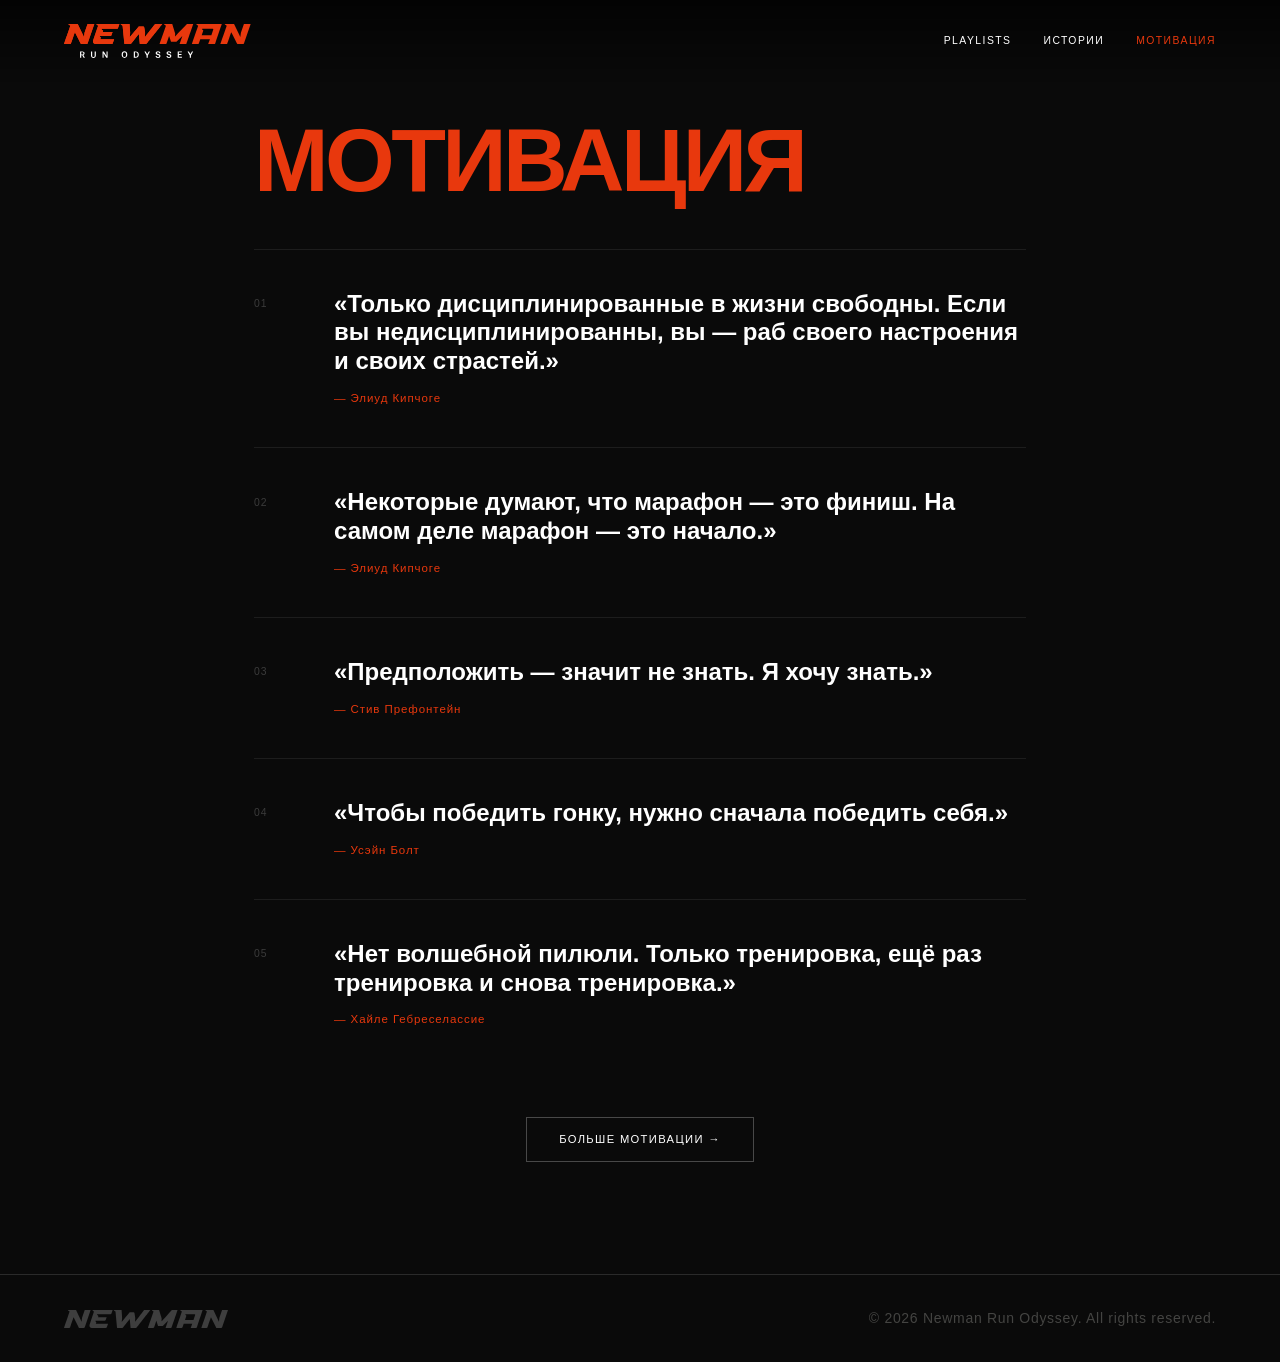
<file: motivation/index.html>
<!DOCTYPE html>
<html lang="ru">
<head>
  <meta charset="UTF-8">
  <meta name="viewport" content="width=device-width,initial-scale=1">
  <title>Мотивация — Newman Run Odyssey</title>
  <link rel="preconnect" href="https://fonts.googleapis.com">
  <link rel="preconnect" href="https://fonts.gstatic.com" crossorigin>
  <link rel="stylesheet" href="https://fonts.googleapis.com/css2?family=Barlow+Condensed:ital,wght@1,800;1,900&display=swap">
  <link rel="preconnect" href="https://api.fontshare.com">
  <link href="https://api.fontshare.com/v2/css?f[]=cabinet-grotesk@800,900&f[]=satoshi@400,500,700&display=swap" rel="stylesheet">
  <link rel="stylesheet" href="../style.css">
  <style>
    .motivation-page { padding: 120px clamp(1.5rem,5vw,4rem) 6rem; max-width: 900px; margin: 0 auto; }
    .motivation-page .section-label { display: block; margin-bottom: 3rem; }
    .quotes-list { display: flex; flex-direction: column; gap: 0; }
    .quote-item { border-top: 1px solid rgba(255,255,255,0.08); padding: 2.5rem 0; display: grid; grid-template-columns: 3rem 1fr; gap: 2rem; align-items: start; }
    .quote-num { font-family: var(--font-body); font-size: 0.65rem; letter-spacing: 0.1em; color: rgba(255,255,255,0.2); padding-top: 0.4rem; }
    .quote-text { font-family: var(--font-display); font-size: clamp(1.1rem,2.2vw,1.5rem); font-weight: 800; color: #fff; line-height: 1.2; margin-bottom: 0.8rem; }
    .quote-author { font-family: var(--font-body); font-size: 0.72rem; color: var(--color-accent); letter-spacing: 0.08em; }
    .quote-item.hidden { display: none; }
    .motivation-more-wrap { text-align: center; padding: 3rem 0 1rem; }
    .motivation-btn { font-family: var(--font-body); font-size: 0.7rem; letter-spacing: 0.12em; text-transform: uppercase; padding: 0.8rem 2rem; border: 1px solid rgba(255,255,255,0.25); background: transparent; color: #fff; cursor: pointer; transition: border-color 0.2s, color 0.2s; }
    .motivation-btn:hover { border-color: var(--color-accent); color: var(--color-accent); }
    .motivation-btn.hidden { display: none; }
  </style>
</head>
<body>
  <header class="site-header">
    <div class="header-inner">
      <a href="../index.html" class="logo">
        <img src="../logo-header.svg" alt="Newman Run Odyssey" class="logo-svg-header">
      </a>
      <nav class="site-nav">
        <a href="../playlists/">PLAYLISTS</a>
        <a href="../stories/">ИСТОРИИ</a>
        <a href="../motivation/" class="active">МОТИВАЦИЯ</a>
      </nav>
    </div>
  </header>

  <main class="motivation-page">
    <span class="section-label" style="color:var(--color-accent)">МОТИВАЦИЯ</span>

    <div class="quotes-list">

      <div class="quote-item">
        <span class="quote-num">01</span>
        <div>
          <div class="quote-text">«Только дисциплинированные в жизни свободны. Если вы недисциплинированны, вы — раб своего настроения и своих страстей.»</div>
          <div class="quote-author">— Элиуд Кипчоге</div>
        </div>
      </div>

      <div class="quote-item">
        <span class="quote-num">02</span>
        <div>
          <div class="quote-text">«Некоторые думают, что марафон — это финиш. На самом деле марафон — это начало.»</div>
          <div class="quote-author">— Элиуд Кипчоге</div>
        </div>
      </div>

      <div class="quote-item">
        <span class="quote-num">03</span>
        <div>
          <div class="quote-text">«Предположить — значит не знать. Я хочу знать.»</div>
          <div class="quote-author">— Стив Префонтейн</div>
        </div>
      </div>

      <div class="quote-item">
        <span class="quote-num">04</span>
        <div>
          <div class="quote-text">«Чтобы победить гонку, нужно сначала победить себя.»</div>
          <div class="quote-author">— Усэйн Болт</div>
        </div>
      </div>

      <div class="quote-item">
        <span class="quote-num">05</span>
        <div>
          <div class="quote-text">«Нет волшебной пилюли. Только тренировка, ещё раз тренировка и снова тренировка.»</div>
          <div class="quote-author">— Хайле Гебреселассие</div>
        </div>
      </div>

      <div class="quote-item hidden">
        <span class="quote-num">06</span>
        <div>
          <div class="quote-text">«Бег — это не просто упражнение. Это образ жизни.»</div>
          <div class="quote-author">— Джоан Бенойт</div>
        </div>
      </div>

      <div class="quote-item hidden">
        <span class="quote-num">07</span>
        <div>
          <div class="quote-text">«Разница между невозможным и возможным — в решимости человека.»</div>
          <div class="quote-author">— Кипчоге Кейно</div>
        </div>
      </div>

      <div class="quote-item hidden">
        <span class="quote-num">08</span>
        <div>
          <div class="quote-text">«Бегай, когда можешь. Иди, если нужно. Ползи, если придётся. Но никогда не останавливайся.»</div>
          <div class="quote-author">— Дин Карназес</div>
        </div>
      </div>

      <div class="quote-item hidden">
        <span class="quote-num">09</span>
        <div>
          <div class="quote-text">«Боль временна. Сдаться — навсегда.»</div>
          <div class="quote-author">— Мо Фара</div>
        </div>
      </div>

      <div class="quote-item hidden">
        <span class="quote-num">10</span>
        <div>
          <div class="quote-text">«Каждое утро в Африке просыпается газель. Она знает, что должна бежать быстрее льва, иначе погибнет. Каждое утро просыпается лев. Он знает, что должен бежать быстрее газели, иначе умрёт с голоду. Неважно, кто ты — газель или лев. Когда встаёт солнце, нужно бежать.»</div>
          <div class="quote-author">— Африканская пословица</div>
        </div>
      </div>

    </div>

    <div class="motivation-more-wrap">
      <button class="motivation-btn" id="showMoreBtn" onclick="showMore()">Больше мотивации →</button>
    </div>
  </main>

  <footer class="site-footer">
    <div class="footer-inner">
      <div class="footer-logo">
        <img src="../logo-footer.svg" alt="Newman Run Odyssey" class="logo-svg-footer">
      </div>
      <div class="footer-copy">© 2026 Newman Run Odyssey. All rights reserved.</div>
    </div>
  </footer>

  <script>
    function showMore() {
      document.querySelectorAll('.quote-item.hidden').forEach(el => el.classList.remove('hidden'));
      document.getElementById('showMoreBtn').classList.add('hidden');
    }
  </script>
</body>
</html>
</file>
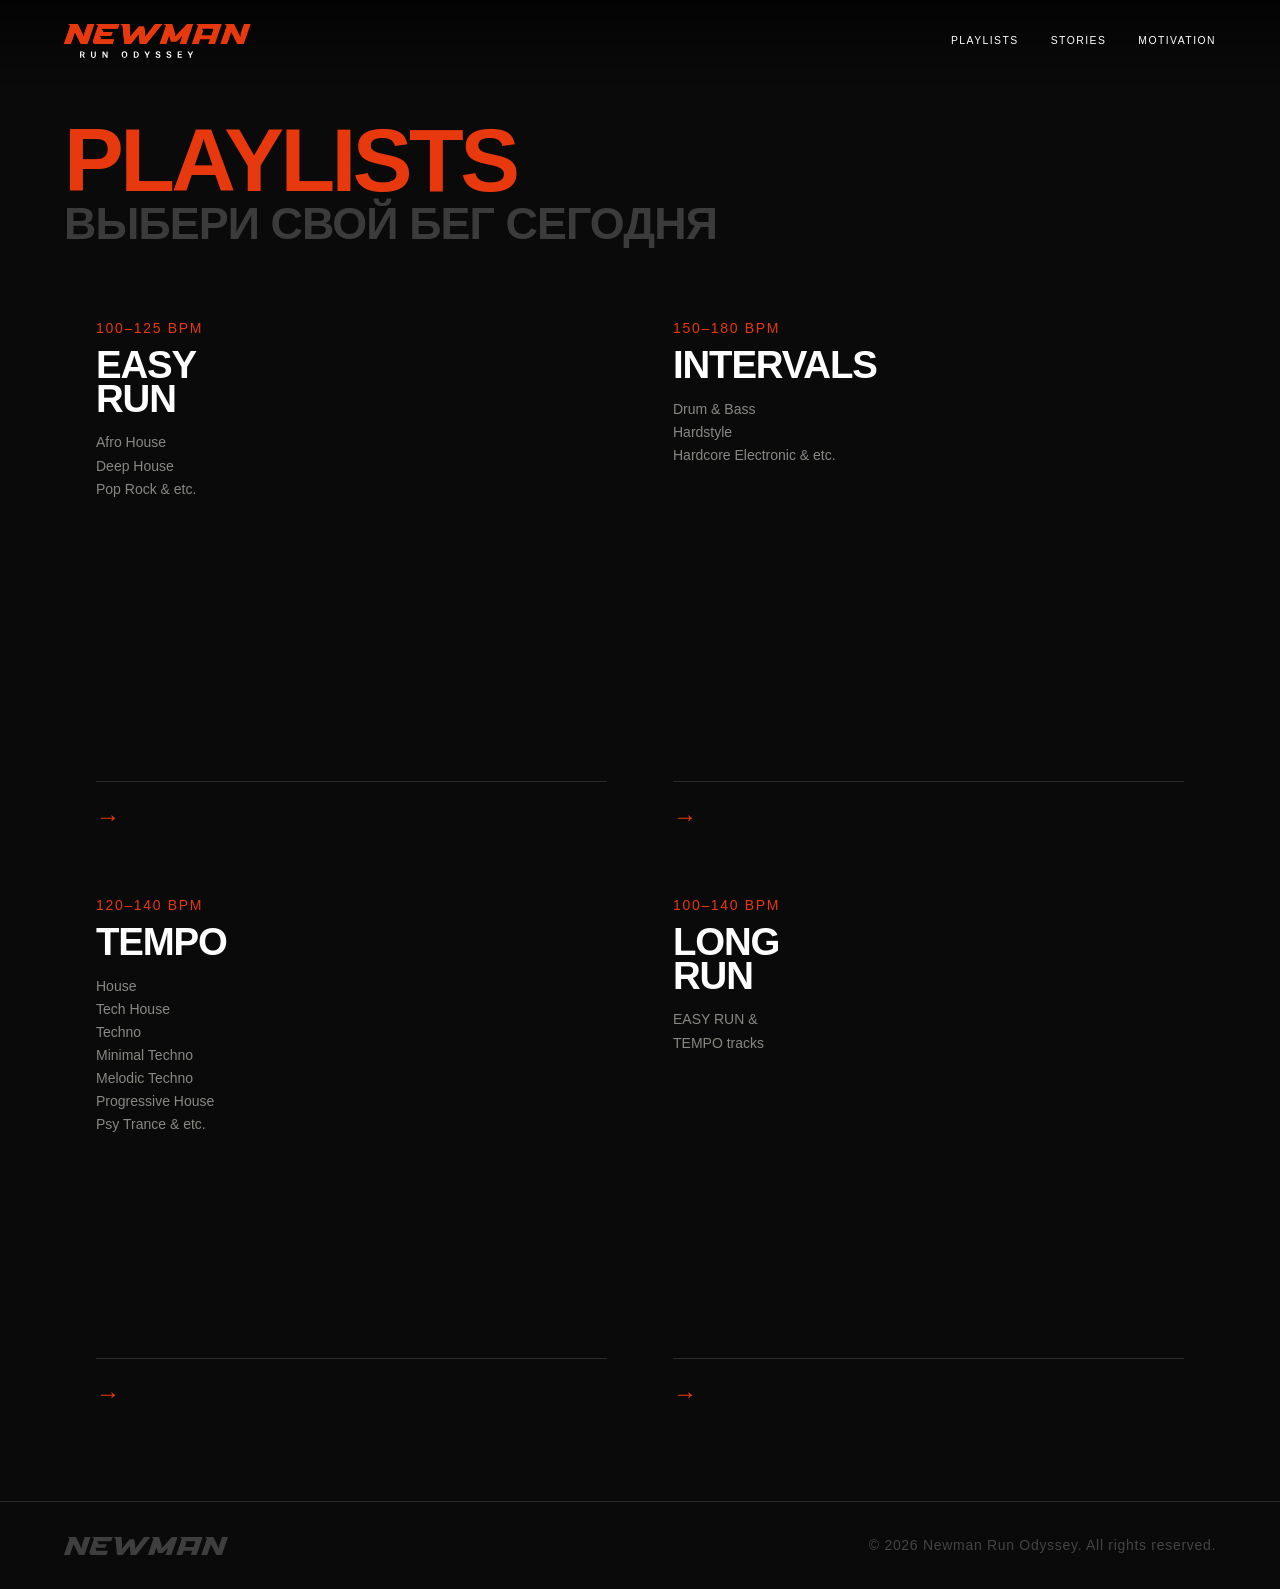
<file: playlists/index.html>
<!DOCTYPE html>
<html lang="ru">
<head>
  <meta charset="UTF-8" />
  <meta name="viewport" content="width=device-width, initial-scale=1.0" />
  <title>Playlists — Newman Run Odyssey</title>
  <link rel="preconnect" href="https://fonts.googleapis.com">
  <link rel="preconnect" href="https://fonts.gstatic.com" crossorigin>
  <link rel="stylesheet" href="https://fonts.googleapis.com/css2?family=Barlow+Condensed:ital,wght@1,800;1,900&display=swap">
  <link rel="preconnect" href="https://api.fontshare.com" />
  <link href="https://api.fontshare.com/v2/css?f[]=cabinet-grotesk@800,900&f[]=satoshi@400,500,700&display=swap" rel="stylesheet" />
  <link rel="stylesheet" href="../style.css" />
  <style>
    .plp-page {
      padding-top: 120px;
      padding-bottom: var(--sp-16);
      min-height: 100vh;
    }

    .plp-inner {
      max-width: var(--content);
      margin: 0 auto;
      padding: 0 var(--gutter);
    }

    .plp-heading {
      margin-bottom: var(--sp-10);
    }

    .plp-title {
      font-family: var(--font-display);
      font-size: clamp(3.5rem, 7vw, 7rem);
      font-weight: 800;
      letter-spacing: -0.04em;
      line-height: 0.9;
      text-transform: uppercase;
      color: var(--color-accent);
      margin-bottom: var(--sp-5);
    }

    .plp-subtitle {
      font-family: var(--font-display);
      font-size: clamp(1.8rem, 3.5vw, 3rem);
      font-style: normal;
      font-weight: 800;
      color: rgba(255,255,255,0.2);
      letter-spacing: -0.02em;
      line-height: 1;
      text-transform: uppercase;
      margin-bottom: var(--sp-10);
    }

    /* Квадратная сетка 2x2 */
    .plp-grid-square {
      display: grid;
      grid-template-columns: 1fr 1fr;
      grid-template-rows: 1fr 1fr;
      gap: 2px;
      aspect-ratio: 1 / 1;
    }
  </style>
</head>
<body>

  <!-- HEADER -->
  <header class="site-header" id="site-header">
    <div class="header-inner">
      <a href="../index.html" class="logo" aria-label="Newman Run Odyssey">
        <img src="../logo-header.svg" alt="Newman Run Odyssey" class="logo-svg-header" />
      </a>
      <nav class="site-nav" aria-label="Основная навигация">
        <a href="index.html">PLAYLISTS</a>
        <a href="../index.html#articles">STORIES</a>
        <a href="../index.html#motivation">MOTIVATION</a>
      </nav>
    </div>
  </header>

  <main class="plp-page">
    <div class="plp-inner">

      <div class="plp-heading">
        <h1 class="plp-title">PLAYLISTS</h1>
        <p class="plp-subtitle">Выбери свой бег сегодня</p>
      </div>

      <!-- Карточки — квадратная сетка 2x2 -->
      <div class="plp-grid-square">

        <article class="playlist-card card-easy" style="cursor:pointer;" onclick="location.href='easy-run.html'">
          <div class="card-hover-img" style="background-image:url('../card-easy-run.png')"></div>
          <div class="card-body">
            <div class="card-bpm">100–125 BPM</div>
            <h3 class="card-name">EASY<br/>RUN</h3>
            <p class="card-genres">Afro House<br/>Deep House<br/>Pop Rock & etc.</p>
          </div>
          <div class="card-footer">
            <span class="card-arrow">→</span>
          </div>
        </article>

        <article class="playlist-card card-intervals" style="cursor:pointer;" onclick="location.href='intervals.html'">
          <div class="card-hover-img" style="background-image:url('../card-intervals.png')"></div>
          <div class="card-body">
            <div class="card-bpm">150–180 BPM</div>
            <h3 class="card-name">INTERVALS</h3>
            <p class="card-genres">Drum & Bass<br/>Hardstyle<br/>Hardcore Electronic & etc.</p>
          </div>
          <div class="card-footer">
            <span class="card-arrow">→</span>
          </div>
        </article>

        <article class="playlist-card card-tempo" style="cursor:pointer;" onclick="location.href='tempo.html'">
          <div class="card-hover-img" style="background-image:url('../card-tempo.png')"></div>
          <div class="card-body">
            <div class="card-bpm">120–140 BPM</div>
            <h3 class="card-name">TEMPO</h3>
            <p class="card-genres">House<br/>Tech House<br/>Techno<br/>Minimal Techno<br/>Melodic Techno<br/>Progressive House<br/>Psy Trance & etc.</p>
          </div>
          <div class="card-footer">
            <span class="card-arrow">→</span>
          </div>
        </article>

        <article class="playlist-card card-longrun" style="cursor:pointer;" onclick="location.href='long-run.html'">
          <div class="card-hover-img" style="background-image:url('../card-long-run.png')"></div>
          <div class="card-body">
            <div class="card-bpm">100–140 BPM</div>
            <h3 class="card-name">LONG<br/>RUN</h3>
            <p class="card-genres">EASY RUN &<br/>TEMPO tracks</p>
          </div>
          <div class="card-footer">
            <span class="card-arrow">→</span>
          </div>
        </article>

      </div>

    </div>
  </main>

  <!-- FOOTER -->
  <footer class="site-footer">
    <div class="footer-inner">
      <div class="footer-logo">
        <img src="../logo-footer.svg" alt="Newman Run Odyssey" class="logo-svg-footer" />
      </div>
      <div class="footer-copy">© 2026 Newman Run Odyssey. All rights reserved.</div>
    </div>
  </footer>

  <script>
    const hdr = document.getElementById('site-header');
    window.addEventListener('scroll', () => {
      hdr.classList.toggle('scrolled', window.scrollY > 40);
    }, { passive: true });
  </script>

</body>
</html>
</file>
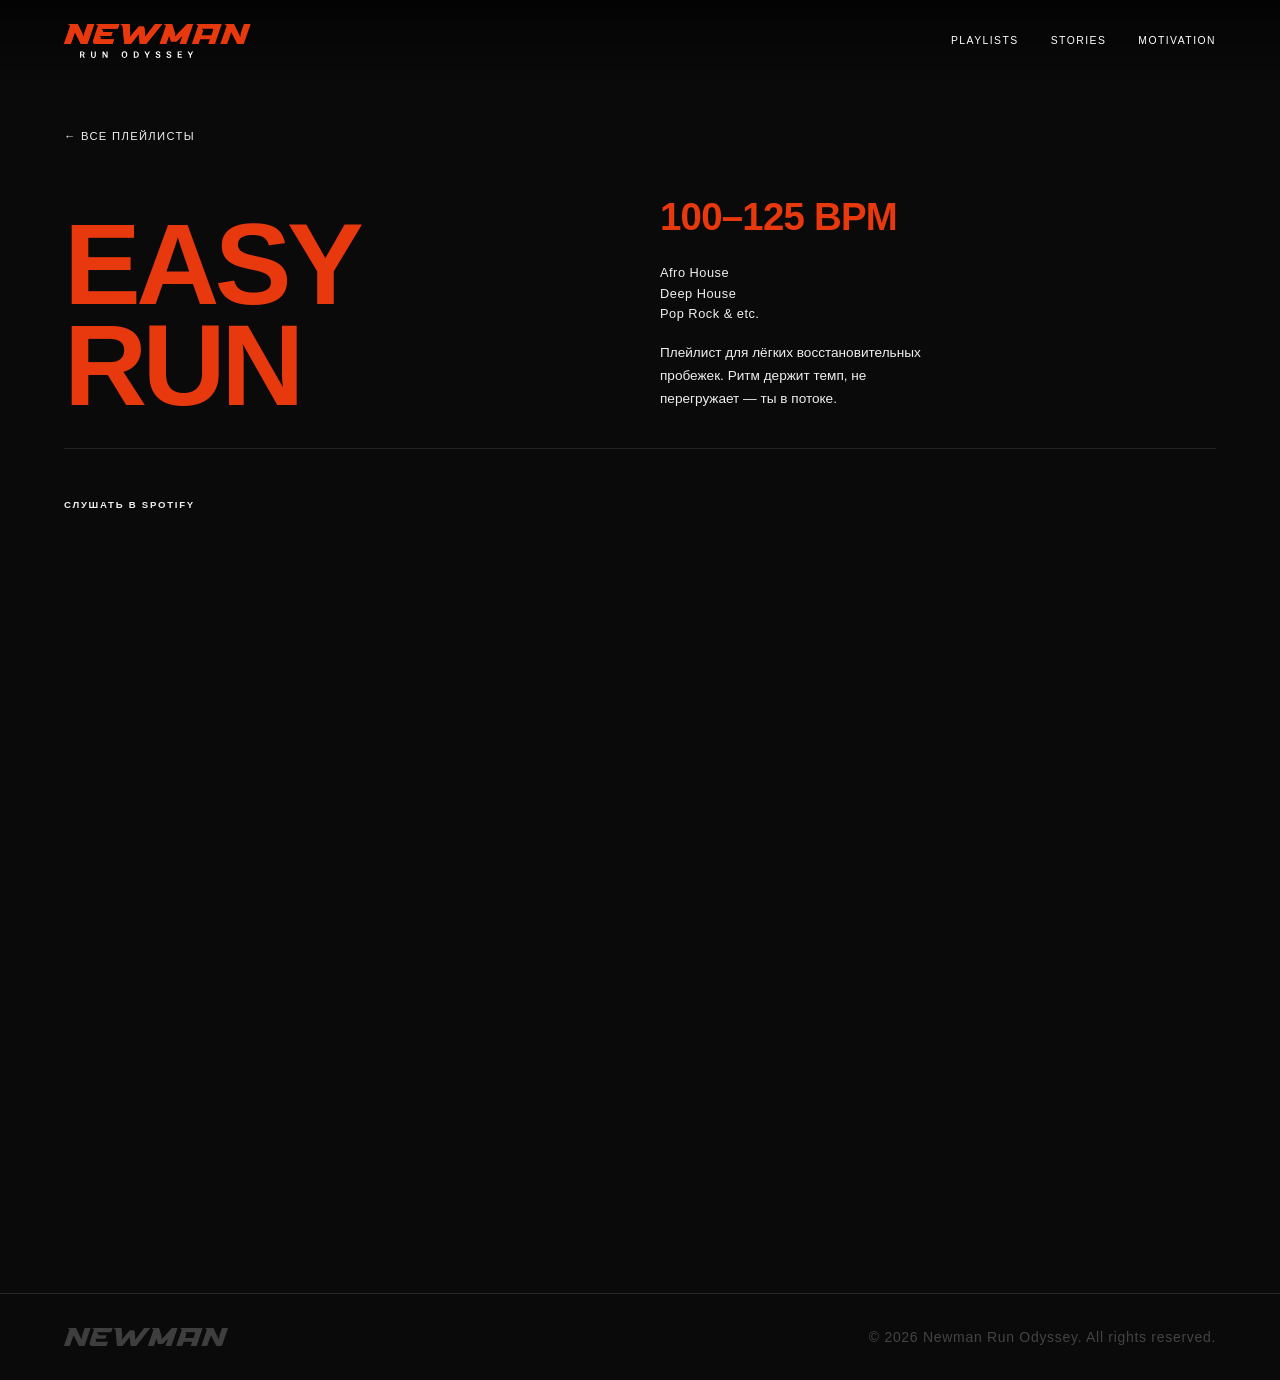
<file: playlists/easy-run.html>
<!DOCTYPE html>
<html lang="ru">
<head>
  <meta charset="UTF-8" />
  <meta name="viewport" content="width=device-width, initial-scale=1.0" />
  <title>Easy Run — Newman Run Odyssey</title>
  <link rel="preconnect" href="https://fonts.googleapis.com">
  <link rel="preconnect" href="https://fonts.gstatic.com" crossorigin>
  <link rel="stylesheet" href="https://fonts.googleapis.com/css2?family=Barlow+Condensed:ital,wght@1,800;1,900&display=swap">
  <link rel="preconnect" href="https://api.fontshare.com" />
  <link href="https://api.fontshare.com/v2/css?f[]=cabinet-grotesk@800,900&f[]=satoshi@400,500,700&display=swap" rel="stylesheet" />
  <link rel="stylesheet" href="../style.css" />
  <style>
    .pl-page {
      padding-top: 120px;
      padding-bottom: var(--sp-16);
      min-height: 100vh;
    }

    .pl-inner {
      max-width: var(--content);
      margin: 0 auto;
      padding: 0 var(--gutter);
    }

    /* Back link */
    .pl-back {
      display: inline-flex;
      align-items: center;
      gap: 0.5em;
      font-family: var(--font-body);
      font-size: 0.7rem;
      letter-spacing: 0.12em;
      text-transform: uppercase;
      color: var(--color-muted);
      text-decoration: none;
      margin-bottom: var(--sp-10);
      transition: color var(--tr);
    }
    .pl-back:hover { color: var(--color-accent); }

    /* Header block */
    .pl-header {
      display: grid;
      grid-template-columns: 1fr 1fr;
      gap: var(--sp-10);
      align-items: end;
      margin-bottom: var(--sp-10);
      padding-bottom: var(--sp-8);
      border-bottom: 1px solid var(--color-border);
    }

    .pl-title {
      font-family: var(--font-display);
      font-size: clamp(4rem, 9vw, 9rem);
      font-weight: 900;
      letter-spacing: -0.04em;
      line-height: 0.88;
      text-transform: uppercase;
      color: var(--color-accent);
    }

    .pl-meta {
      display: flex;
      flex-direction: column;
      gap: var(--sp-4);
      padding-bottom: 0.4rem;
    }

    .pl-bpm {
      font-family: var(--font-display);
      font-size: clamp(1.8rem, 3vw, 2.8rem);
      font-weight: 900;
      letter-spacing: -0.02em;
      color: var(--color-accent);
    }

    .pl-genres {
      font-family: var(--font-body);
      font-size: 0.8rem;
      font-weight: 500;
      color: var(--color-muted);
      letter-spacing: 0.04em;
      line-height: 1.6;
    }

    .pl-desc {
      font-family: var(--font-body);
      font-size: 0.85rem;
      color: var(--color-muted);
      line-height: 1.7;
      max-width: 38ch;
    }

    /* Tracklist */
    .pl-tracklist {
      margin-bottom: var(--sp-12);
    }

    .pl-tracklist-header {
      display: grid;
      grid-template-columns: 2rem 1fr 1fr 4rem;
      gap: var(--sp-4);
      padding: 0 0 var(--sp-3);
      border-bottom: 1px solid var(--color-border);
      margin-bottom: var(--sp-2);
    }

    .pl-tracklist-header span {
      font-family: var(--font-body);
      font-size: 0.6rem;
      font-weight: 700;
      letter-spacing: 0.16em;
      text-transform: uppercase;
      color: var(--color-muted);
    }

    .pl-track {
      display: grid;
      grid-template-columns: 2rem 1fr 1fr 4rem;
      gap: var(--sp-4);
      align-items: center;
      padding: var(--sp-3) 0;
      border-bottom: 1px solid rgba(255,255,255,0.04);
    }

    .pl-track-num {
      font-family: var(--font-body);
      font-size: 0.7rem;
      color: var(--color-muted);
      font-weight: 500;
    }

    .pl-track-title {
      font-family: var(--font-body);
      font-size: 0.9rem;
      font-weight: 700;
      color: var(--color-white);
      white-space: nowrap;
      overflow: hidden;
      text-overflow: ellipsis;
    }

    .pl-track-artist {
      font-family: var(--font-body);
      font-size: 0.85rem;
      font-weight: 400;
      color: var(--color-muted);
    }

    .pl-track-bpm {
      font-family: var(--font-body);
      font-size: 0.75rem;
      font-weight: 700;
      color: var(--color-accent);
      text-align: right;
    }

    /* Spotify embed with fade overlay */
    .pl-embed {
      margin-top: var(--sp-12);
    }

    .pl-embed-label {
      font-family: var(--font-body);
      font-size: 0.6rem;
      font-weight: 700;
      letter-spacing: 0.18em;
      text-transform: uppercase;
      color: var(--color-muted);
      margin-bottom: var(--sp-4);
    }

    .pl-embed-wrap {
      position: relative;
    }

    .pl-embed-wrap::before,
    .pl-embed-wrap::after {
      content: '';
      position: absolute;
      left: 0;
      right: 0;
      height: 80px;
      z-index: 2;
      pointer-events: none;
    }
    .pl-embed-wrap::before {
      top: 0;
      background: linear-gradient(to bottom, #0a0a0a 0%, transparent 100%);
    }
    .pl-embed-wrap::after {
      bottom: 0;
      background: linear-gradient(to top, #0a0a0a 0%, transparent 100%);
    }

    .pl-embed-wrap iframe {
      width: 100%;
      border: none;
      display: block;
    }

    @media (max-width: 768px) {
      .pl-header { grid-template-columns: 1fr; gap: var(--sp-6); }
      .pl-tracklist-header,
      .pl-track { grid-template-columns: 2rem 1fr 4rem; }
      .pl-track-artist { display: none; }
      .pl-tracklist-header span:nth-child(3) { display: none; }
    }
  </style>
</head>
<body>

  <!-- HEADER -->
  <header class="site-header" id="site-header">
    <div class="header-inner">
      <a href="../index.html" class="logo" aria-label="Newman Run Odyssey">
        <img src="../logo-header.svg" alt="Newman Run Odyssey" class="logo-svg-header" />
      </a>
      <nav class="site-nav" aria-label="Основная навигация">
        <a href="index.html">PLAYLISTS</a>
        <a href="../index.html#articles">STORIES</a>
        <a href="../index.html#motivation">MOTIVATION</a>
      </nav>
    </div>
  </header>

  <main class="pl-page">
    <div class="pl-inner">

      <a href="index.html" class="pl-back">← Все плейлисты</a>

      <!-- HEADER -->
      <div class="pl-header">
        <div>
          <h1 class="pl-title">EASY<br/>RUN</h1>
        </div>
        <div class="pl-meta">
          <div class="pl-bpm">100–125 BPM</div>
          <div class="pl-genres">Afro House<br/>Deep House<br/>Pop Rock & etc.</div>
          <p class="pl-desc">Плейлист для лёгких восстановительных пробежек. Ритм держит темп, не перегружает — ты в потоке.</p>
        </div>
      </div>

      <!-- SPOTIFY EMBED -->
      <div class="pl-embed">
        <p class="pl-embed-label">Слушать в Spotify</p>
        <div class="pl-embed-wrap">
          <iframe
            src="https://open.spotify.com/embed/playlist/5OsPPT5bDK82nU9ZtfKAC3?utm_source=generator&theme=0"
            width="100%"
            height="700"
            frameborder="0"
            allowfullscreen=""
            allow="autoplay; clipboard-write; encrypted-media; fullscreen; picture-in-picture"
            loading="lazy">
          </iframe>
        </div>
      </div>

    </div>
  </main>

  <!-- FOOTER -->
  <footer class="site-footer">
    <div class="footer-inner">
      <div class="footer-logo">
        <img src="../logo-footer.svg" alt="Newman Run Odyssey" class="logo-svg-footer" />
      </div>
      <div class="footer-copy">© 2026 Newman Run Odyssey. All rights reserved.</div>
    </div>
  </footer>

  <script>
    const hdr = document.getElementById('site-header');
    window.addEventListener('scroll', () => {
      hdr.classList.toggle('scrolled', window.scrollY > 40);
    }, { passive: true });
  </script>

</body>
</html>
</file>
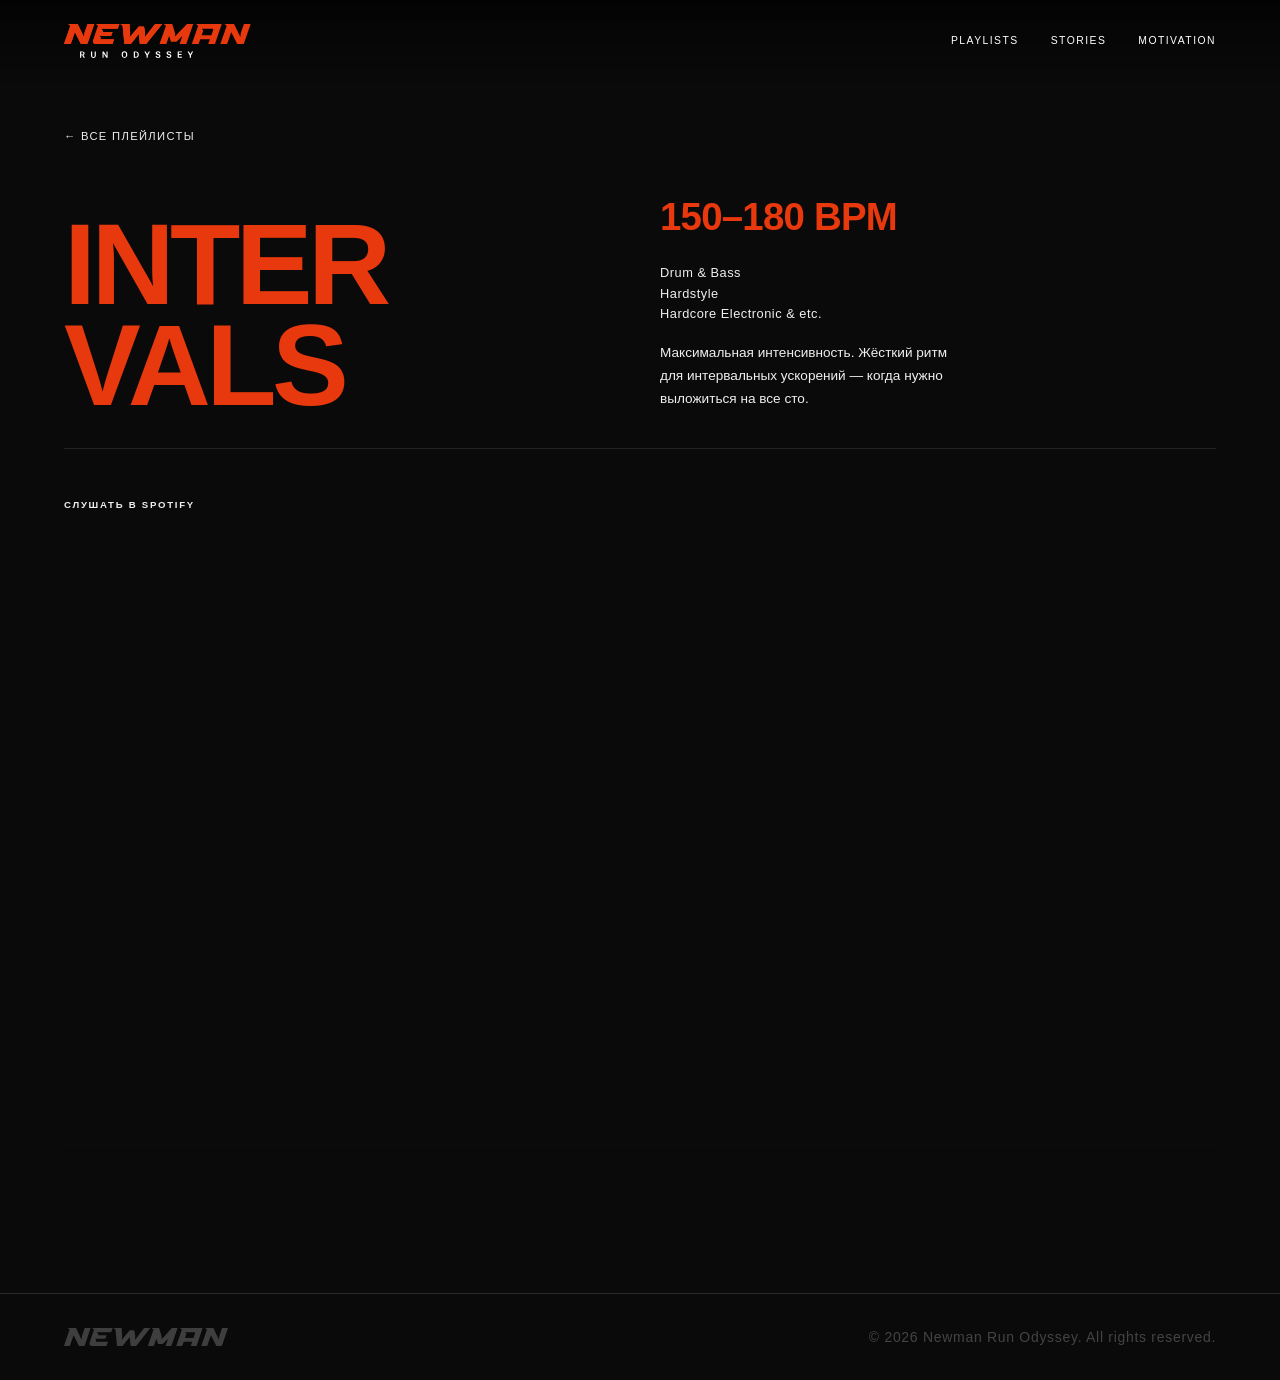
<file: playlists/intervals.html>
<!DOCTYPE html>
<html lang="ru">
<head>
  <meta charset="UTF-8" />
  <meta name="viewport" content="width=device-width, initial-scale=1.0" />
  <title>Intervals — Newman Run Odyssey</title>
  <link rel="preconnect" href="https://fonts.googleapis.com">
  <link rel="preconnect" href="https://fonts.gstatic.com" crossorigin>
  <link rel="stylesheet" href="https://fonts.googleapis.com/css2?family=Barlow+Condensed:ital,wght@1,800;1,900&display=swap">
  <link rel="preconnect" href="https://api.fontshare.com" />
  <link href="https://api.fontshare.com/v2/css?f[]=cabinet-grotesk@800,900&f[]=satoshi@400,500,700&display=swap" rel="stylesheet" />
  <link rel="stylesheet" href="../style.css" />
  <style>
    .pl-page { padding-top: 120px; padding-bottom: var(--sp-16); min-height: 100vh; }
    .pl-inner { max-width: var(--content); margin: 0 auto; padding: 0 var(--gutter); }
    .pl-back { display: inline-flex; align-items: center; gap: 0.5em; font-family: var(--font-body); font-size: 0.7rem; letter-spacing: 0.12em; text-transform: uppercase; color: var(--color-muted); text-decoration: none; margin-bottom: var(--sp-10); transition: color var(--tr); }
    .pl-back:hover { color: var(--color-accent); }
    .pl-header { display: grid; grid-template-columns: 1fr 1fr; gap: var(--sp-10); align-items: end; margin-bottom: var(--sp-10); padding-bottom: var(--sp-8); border-bottom: 1px solid var(--color-border); }
    .pl-title { font-family: var(--font-display); font-size: clamp(4rem, 9vw, 9rem); font-weight: 900; letter-spacing: -0.04em; line-height: 0.88; text-transform: uppercase; color: var(--color-accent); }
    .pl-meta { display: flex; flex-direction: column; gap: var(--sp-4); padding-bottom: 0.4rem; }
    .pl-bpm { font-family: var(--font-display); font-size: clamp(1.8rem, 3vw, 2.8rem); font-weight: 900; letter-spacing: -0.02em; color: var(--color-accent); }
    .pl-genres { font-family: var(--font-body); font-size: 0.8rem; font-weight: 500; color: var(--color-muted); letter-spacing: 0.04em; line-height: 1.6; }
    .pl-desc { font-family: var(--font-body); font-size: 0.85rem; color: var(--color-muted); line-height: 1.7; max-width: 38ch; }
    .pl-embed { margin-top: var(--sp-12); }
    .pl-embed-label { font-family: var(--font-body); font-size: 0.6rem; font-weight: 700; letter-spacing: 0.18em; text-transform: uppercase; color: var(--color-muted); margin-bottom: var(--sp-4); }
    .pl-embed-wrap { position: relative; }
    .pl-embed-wrap::before, .pl-embed-wrap::after { content: ''; position: absolute; left: 0; right: 0; height: 80px; z-index: 2; pointer-events: none; }
    .pl-embed-wrap::before { top: 0; background: linear-gradient(to bottom, #0a0a0a 0%, transparent 100%); }
    .pl-embed-wrap::after { bottom: 0; background: linear-gradient(to top, #0a0a0a 0%, transparent 100%); }
    .pl-embed-wrap iframe { width: 100%; border: none; display: block; }
    @media (max-width: 768px) { .pl-header { grid-template-columns: 1fr; gap: var(--sp-6); } }
  </style>
</head>
<body>
  <header class="site-header" id="site-header">
    <div class="header-inner">
      <a href="../index.html" class="logo" aria-label="Newman Run Odyssey">
        <img src="../logo-header.svg" alt="Newman Run Odyssey" class="logo-svg-header" />
      </a>
      <nav class="site-nav">
        <a href="index.html">PLAYLISTS</a>
        <a href="../index.html#articles">STORIES</a>
        <a href="../index.html#motivation">MOTIVATION</a>
      </nav>
    </div>
  </header>

  <main class="pl-page">
    <div class="pl-inner">
      <a href="index.html" class="pl-back">← Все плейлисты</a>
      <div class="pl-header">
        <div>
          <h1 class="pl-title">INTER<br/>VALS</h1>
        </div>
        <div class="pl-meta">
          <div class="pl-bpm">150–180 BPM</div>
          <div class="pl-genres">Drum & Bass<br/>Hardstyle<br/>Hardcore Electronic & etc.</div>
          <p class="pl-desc">Максимальная интенсивность. Жёсткий ритм для интервальных ускорений — когда нужно выложиться на все сто.</p>
        </div>
      </div>
      <div class="pl-embed">
        <p class="pl-embed-label">Слушать в Spotify</p>
        <div class="pl-embed-wrap">
          <!-- Замени src на свою ссылку для INTERVALS -->
          <iframe
            src="https://open.spotify.com/embed/playlist/37i9dQZF1DX2tljHt5McAg?utm_source=generator&theme=0"
            width="100%" height="700" frameborder="0" allowfullscreen=""
            allow="autoplay; clipboard-write; encrypted-media; fullscreen; picture-in-picture"
            loading="lazy"></iframe>
        </div>
      </div>
    </div>
  </main>

  <footer class="site-footer">
    <div class="footer-inner">
      <div class="footer-logo">
        <img src="../logo-footer.svg" alt="Newman Run Odyssey" class="logo-svg-footer" />
      </div>
      <div class="footer-copy">© 2026 Newman Run Odyssey. All rights reserved.</div>
    </div>
  </footer>

  <script>
    const hdr = document.getElementById('site-header');
    window.addEventListener('scroll', () => { hdr.classList.toggle('scrolled', window.scrollY > 40); }, { passive: true });
  </script>
</body>
</html>
</file>
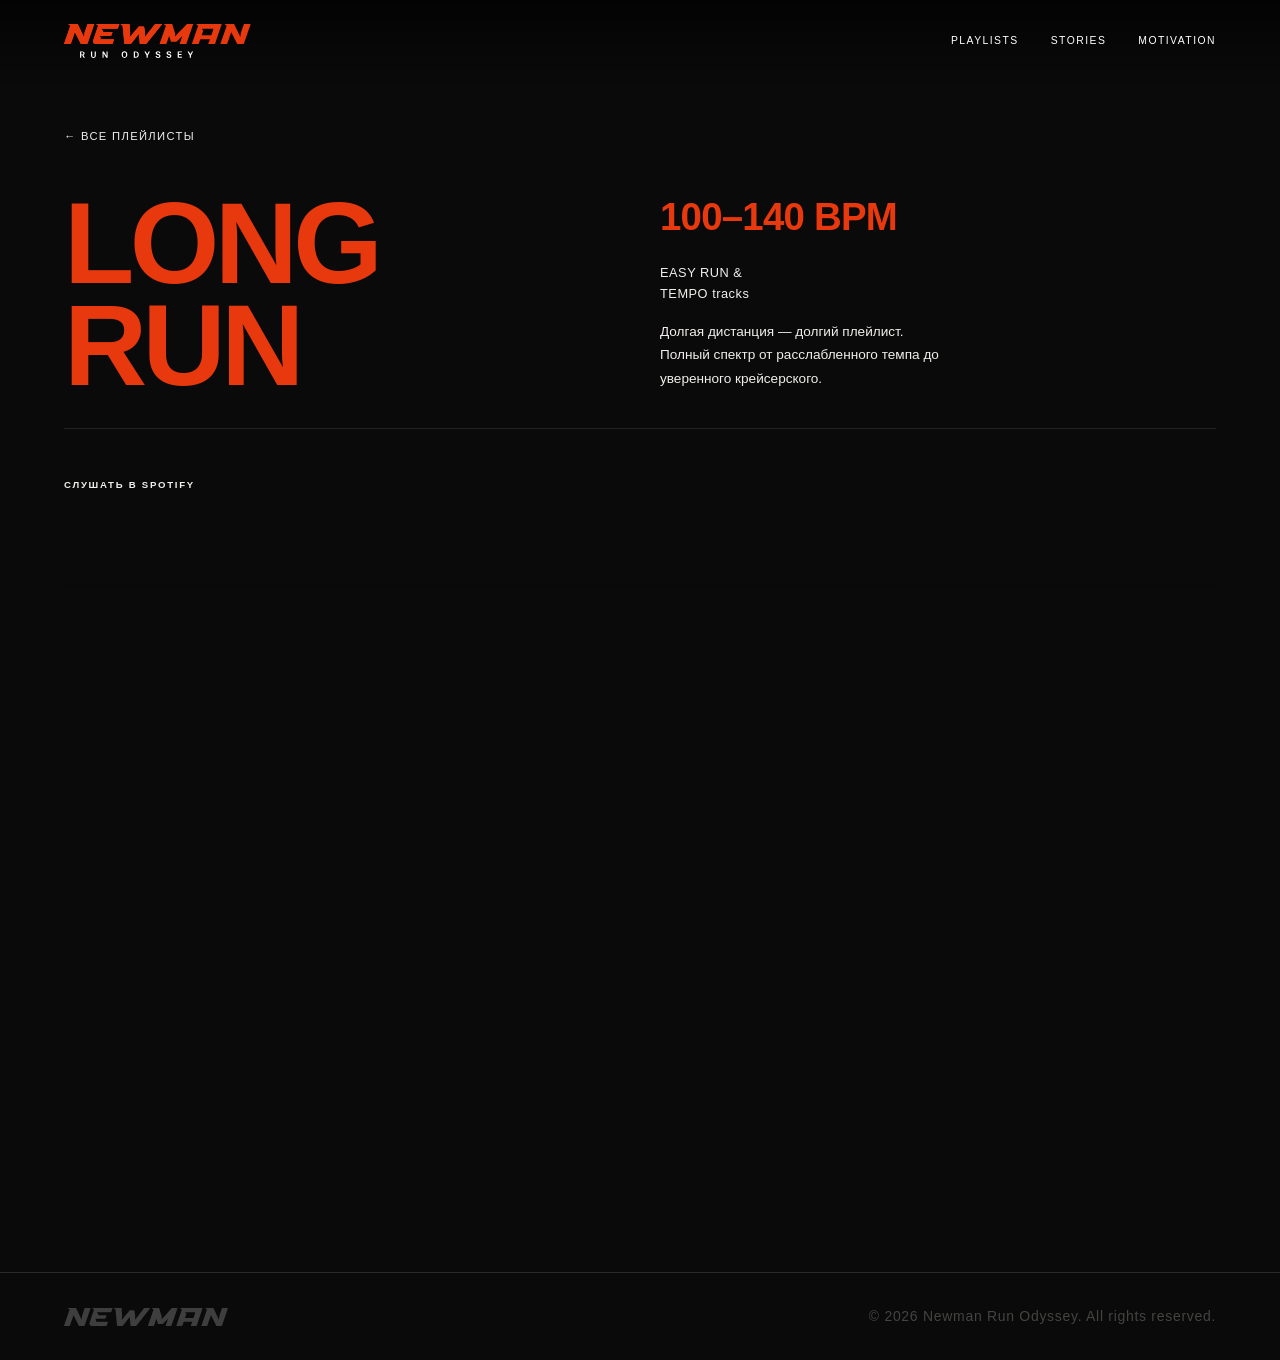
<file: playlists/long-run.html>
<!DOCTYPE html>
<html lang="ru">
<head>
  <meta charset="UTF-8" />
  <meta name="viewport" content="width=device-width, initial-scale=1.0" />
  <title>Long Run — Newman Run Odyssey</title>
  <link rel="preconnect" href="https://fonts.googleapis.com">
  <link rel="preconnect" href="https://fonts.gstatic.com" crossorigin>
  <link rel="stylesheet" href="https://fonts.googleapis.com/css2?family=Barlow+Condensed:ital,wght@1,800;1,900&display=swap">
  <link rel="preconnect" href="https://api.fontshare.com" />
  <link href="https://api.fontshare.com/v2/css?f[]=cabinet-grotesk@800,900&f[]=satoshi@400,500,700&display=swap" rel="stylesheet" />
  <link rel="stylesheet" href="../style.css" />
  <style>
    .pl-page { padding-top: 120px; padding-bottom: var(--sp-16); min-height: 100vh; }
    .pl-inner { max-width: var(--content); margin: 0 auto; padding: 0 var(--gutter); }
    .pl-back { display: inline-flex; align-items: center; gap: 0.5em; font-family: var(--font-body); font-size: 0.7rem; letter-spacing: 0.12em; text-transform: uppercase; color: var(--color-muted); text-decoration: none; margin-bottom: var(--sp-10); transition: color var(--tr); }
    .pl-back:hover { color: var(--color-accent); }
    .pl-header { display: grid; grid-template-columns: 1fr 1fr; gap: var(--sp-10); align-items: end; margin-bottom: var(--sp-10); padding-bottom: var(--sp-8); border-bottom: 1px solid var(--color-border); }
    .pl-title { font-family: var(--font-display); font-size: clamp(4rem, 9vw, 9rem); font-weight: 900; letter-spacing: -0.04em; line-height: 0.88; text-transform: uppercase; color: var(--color-accent); }
    .pl-meta { display: flex; flex-direction: column; gap: var(--sp-4); padding-bottom: 0.4rem; }
    .pl-bpm { font-family: var(--font-display); font-size: clamp(1.8rem, 3vw, 2.8rem); font-weight: 900; letter-spacing: -0.02em; color: var(--color-accent); }
    .pl-genres { font-family: var(--font-body); font-size: 0.8rem; font-weight: 500; color: var(--color-muted); letter-spacing: 0.04em; line-height: 1.6; }
    .pl-desc { font-family: var(--font-body); font-size: 0.85rem; color: var(--color-muted); line-height: 1.7; max-width: 38ch; }
    .pl-embed { margin-top: var(--sp-12); }
    .pl-embed-label { font-family: var(--font-body); font-size: 0.6rem; font-weight: 700; letter-spacing: 0.18em; text-transform: uppercase; color: var(--color-muted); margin-bottom: var(--sp-4); }
    .pl-embed-wrap { position: relative; }
    .pl-embed-wrap::before, .pl-embed-wrap::after { content: ''; position: absolute; left: 0; right: 0; height: 80px; z-index: 2; pointer-events: none; }
    .pl-embed-wrap::before { top: 0; background: linear-gradient(to bottom, #0a0a0a 0%, transparent 100%); }
    .pl-embed-wrap::after { bottom: 0; background: linear-gradient(to top, #0a0a0a 0%, transparent 100%); }
    .pl-embed-wrap iframe { width: 100%; border: none; display: block; }
    @media (max-width: 768px) { .pl-header { grid-template-columns: 1fr; gap: var(--sp-6); } }
  </style>
</head>
<body>
  <header class="site-header" id="site-header">
    <div class="header-inner">
      <a href="../index.html" class="logo" aria-label="Newman Run Odyssey">
        <img src="../logo-header.svg" alt="Newman Run Odyssey" class="logo-svg-header" />
      </a>
      <nav class="site-nav">
        <a href="index.html">PLAYLISTS</a>
        <a href="../index.html#articles">STORIES</a>
        <a href="../index.html#motivation">MOTIVATION</a>
      </nav>
    </div>
  </header>

  <main class="pl-page">
    <div class="pl-inner">
      <a href="index.html" class="pl-back">← Все плейлисты</a>
      <div class="pl-header">
        <div>
          <h1 class="pl-title">LONG<br/>RUN</h1>
        </div>
        <div class="pl-meta">
          <div class="pl-bpm">100–140 BPM</div>
          <div class="pl-genres">EASY RUN &<br/>TEMPO tracks</div>
          <p class="pl-desc">Долгая дистанция — долгий плейлист. Полный спектр от расслабленного темпа до уверенного крейсерского.</p>
        </div>
      </div>
      <div class="pl-embed">
        <p class="pl-embed-label">Слушать в Spotify</p>
        <div class="pl-embed-wrap">
          <!-- Замени src на свою ссылку для LONG RUN -->
          <iframe
            src="https://open.spotify.com/embed/playlist/37i9dQZF1DWZeKCadgRdKQ?utm_source=generator&theme=0"
            width="100%" height="700" frameborder="0" allowfullscreen=""
            allow="autoplay; clipboard-write; encrypted-media; fullscreen; picture-in-picture"
            loading="lazy"></iframe>
        </div>
      </div>
    </div>
  </main>

  <footer class="site-footer">
    <div class="footer-inner">
      <div class="footer-logo">
        <img src="../logo-footer.svg" alt="Newman Run Odyssey" class="logo-svg-footer" />
      </div>
      <div class="footer-copy">© 2026 Newman Run Odyssey. All rights reserved.</div>
    </div>
  </footer>

  <script>
    const hdr = document.getElementById('site-header');
    window.addEventListener('scroll', () => { hdr.classList.toggle('scrolled', window.scrollY > 40); }, { passive: true });
  </script>
</body>
</html>
</file>
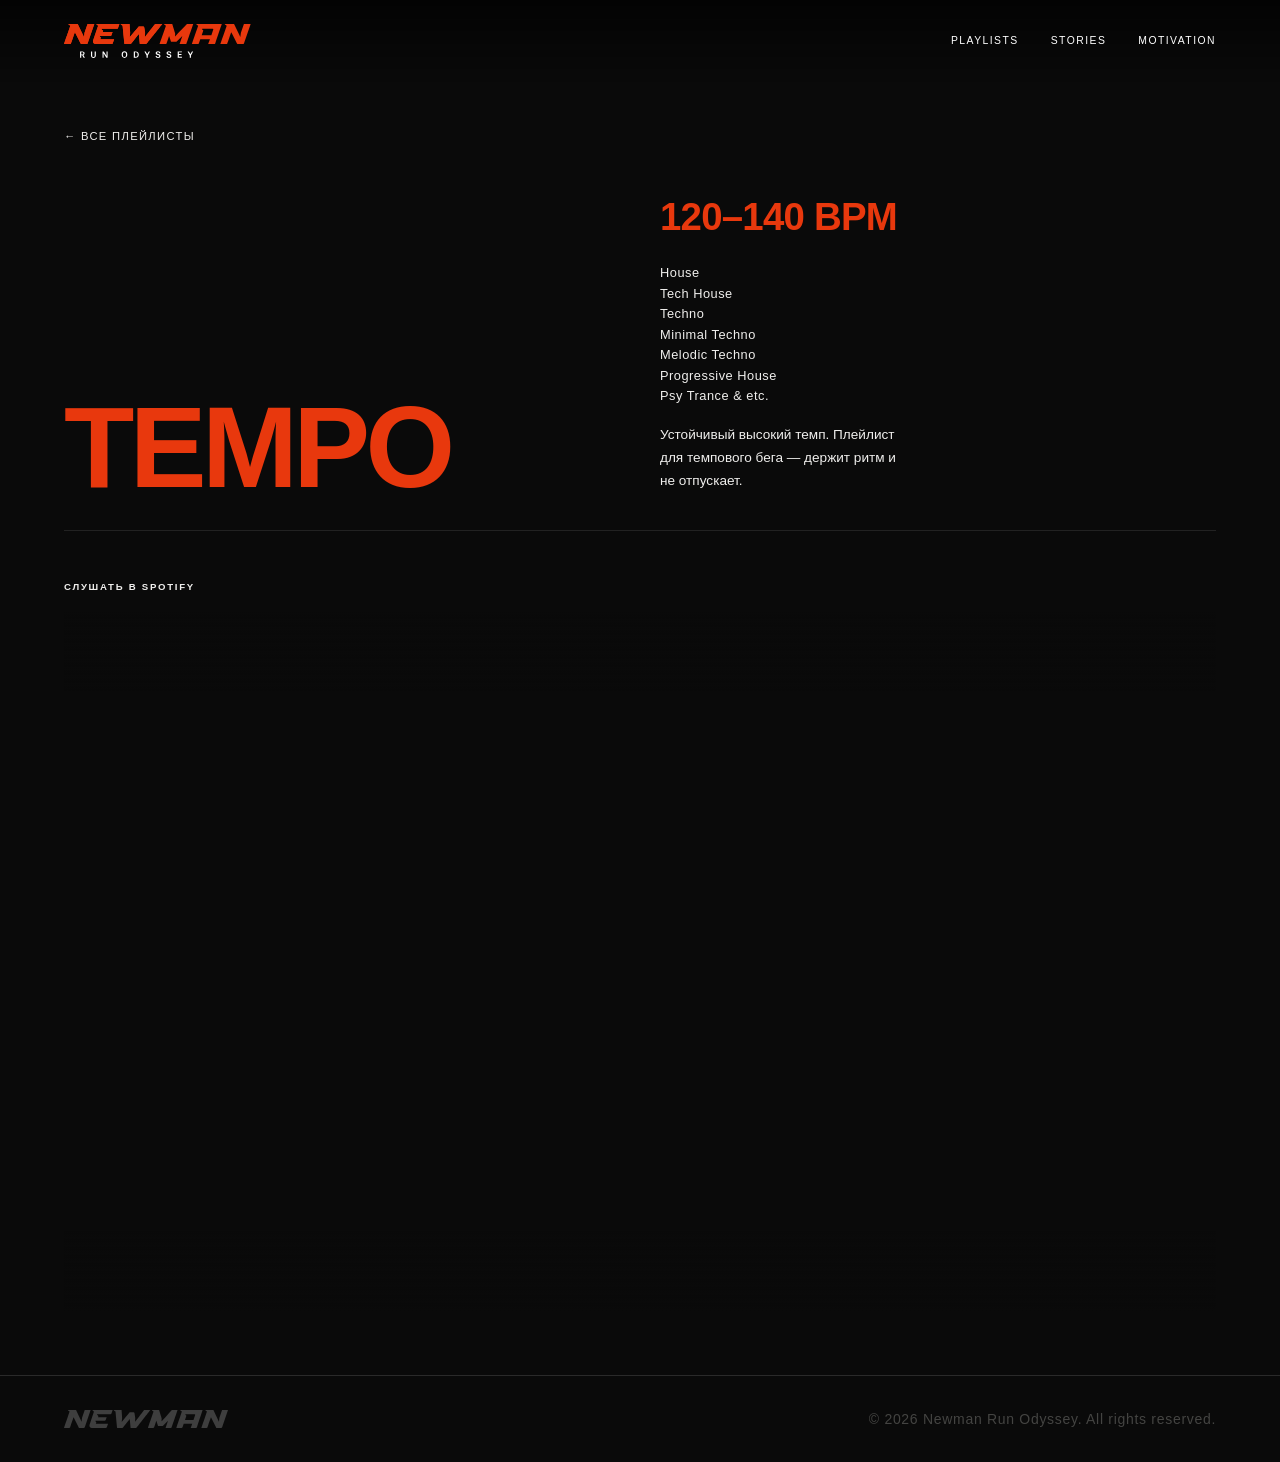
<file: playlists/tempo.html>
<!DOCTYPE html>
<html lang="ru">
<head>
  <meta charset="UTF-8" />
  <meta name="viewport" content="width=device-width, initial-scale=1.0" />
  <title>Tempo — Newman Run Odyssey</title>
  <link rel="preconnect" href="https://fonts.googleapis.com">
  <link rel="preconnect" href="https://fonts.gstatic.com" crossorigin>
  <link rel="stylesheet" href="https://fonts.googleapis.com/css2?family=Barlow+Condensed:ital,wght@1,800;1,900&display=swap">
  <link rel="preconnect" href="https://api.fontshare.com" />
  <link href="https://api.fontshare.com/v2/css?f[]=cabinet-grotesk@800,900&f[]=satoshi@400,500,700&display=swap" rel="stylesheet" />
  <link rel="stylesheet" href="../style.css" />
  <style>
    .pl-page { padding-top: 120px; padding-bottom: var(--sp-16); min-height: 100vh; }
    .pl-inner { max-width: var(--content); margin: 0 auto; padding: 0 var(--gutter); }
    .pl-back { display: inline-flex; align-items: center; gap: 0.5em; font-family: var(--font-body); font-size: 0.7rem; letter-spacing: 0.12em; text-transform: uppercase; color: var(--color-muted); text-decoration: none; margin-bottom: var(--sp-10); transition: color var(--tr); }
    .pl-back:hover { color: var(--color-accent); }
    .pl-header { display: grid; grid-template-columns: 1fr 1fr; gap: var(--sp-10); align-items: end; margin-bottom: var(--sp-10); padding-bottom: var(--sp-8); border-bottom: 1px solid var(--color-border); }
    .pl-title { font-family: var(--font-display); font-size: clamp(4rem, 9vw, 9rem); font-weight: 900; letter-spacing: -0.04em; line-height: 0.88; text-transform: uppercase; color: var(--color-accent); }
    .pl-meta { display: flex; flex-direction: column; gap: var(--sp-4); padding-bottom: 0.4rem; }
    .pl-bpm { font-family: var(--font-display); font-size: clamp(1.8rem, 3vw, 2.8rem); font-weight: 900; letter-spacing: -0.02em; color: var(--color-accent); }
    .pl-genres { font-family: var(--font-body); font-size: 0.8rem; font-weight: 500; color: var(--color-muted); letter-spacing: 0.04em; line-height: 1.6; }
    .pl-desc { font-family: var(--font-body); font-size: 0.85rem; color: var(--color-muted); line-height: 1.7; max-width: 38ch; }
    .pl-embed { margin-top: var(--sp-12); }
    .pl-embed-label { font-family: var(--font-body); font-size: 0.6rem; font-weight: 700; letter-spacing: 0.18em; text-transform: uppercase; color: var(--color-muted); margin-bottom: var(--sp-4); }
    .pl-embed-wrap { position: relative; }
    .pl-embed-wrap::before, .pl-embed-wrap::after { content: ''; position: absolute; left: 0; right: 0; height: 80px; z-index: 2; pointer-events: none; }
    .pl-embed-wrap::before { top: 0; background: linear-gradient(to bottom, #0a0a0a 0%, transparent 100%); }
    .pl-embed-wrap::after { bottom: 0; background: linear-gradient(to top, #0a0a0a 0%, transparent 100%); }
    .pl-embed-wrap iframe { width: 100%; border: none; display: block; }
    @media (max-width: 768px) { .pl-header { grid-template-columns: 1fr; gap: var(--sp-6); } }
  </style>
</head>
<body>
  <header class="site-header" id="site-header">
    <div class="header-inner">
      <a href="../index.html" class="logo" aria-label="Newman Run Odyssey">
        <img src="../logo-header.svg" alt="Newman Run Odyssey" class="logo-svg-header" />
      </a>
      <nav class="site-nav">
        <a href="index.html">PLAYLISTS</a>
        <a href="../index.html#articles">STORIES</a>
        <a href="../index.html#motivation">MOTIVATION</a>
      </nav>
    </div>
  </header>

  <main class="pl-page">
    <div class="pl-inner">
      <a href="index.html" class="pl-back">← Все плейлисты</a>
      <div class="pl-header">
        <div>
          <h1 class="pl-title">TEMPO</h1>
        </div>
        <div class="pl-meta">
          <div class="pl-bpm">120–140 BPM</div>
          <div class="pl-genres">House<br/>Tech House<br/>Techno<br/>Minimal Techno<br/>Melodic Techno<br/>Progressive House<br/>Psy Trance & etc.</div>
          <p class="pl-desc">Устойчивый высокий темп. Плейлист для темпового бега — держит ритм и не отпускает.</p>
        </div>
      </div>
      <div class="pl-embed">
        <p class="pl-embed-label">Слушать в Spotify</p>
        <div class="pl-embed-wrap">
          <!-- Замени src на свою ссылку для TEMPO -->
          <iframe
            src="https://open.spotify.com/embed/playlist/37i9dQZF1DX6J5NfMJS675?utm_source=generator&theme=0"
            width="100%" height="700" frameborder="0" allowfullscreen=""
            allow="autoplay; clipboard-write; encrypted-media; fullscreen; picture-in-picture"
            loading="lazy"></iframe>
        </div>
      </div>
    </div>
  </main>

  <footer class="site-footer">
    <div class="footer-inner">
      <div class="footer-logo">
        <img src="../logo-footer.svg" alt="Newman Run Odyssey" class="logo-svg-footer" />
      </div>
      <div class="footer-copy">© 2026 Newman Run Odyssey. All rights reserved.</div>
    </div>
  </footer>

  <script>
    const hdr = document.getElementById('site-header');
    window.addEventListener('scroll', () => { hdr.classList.toggle('scrolled', window.scrollY > 40); }, { passive: true });
  </script>
</body>
</html>
</file>
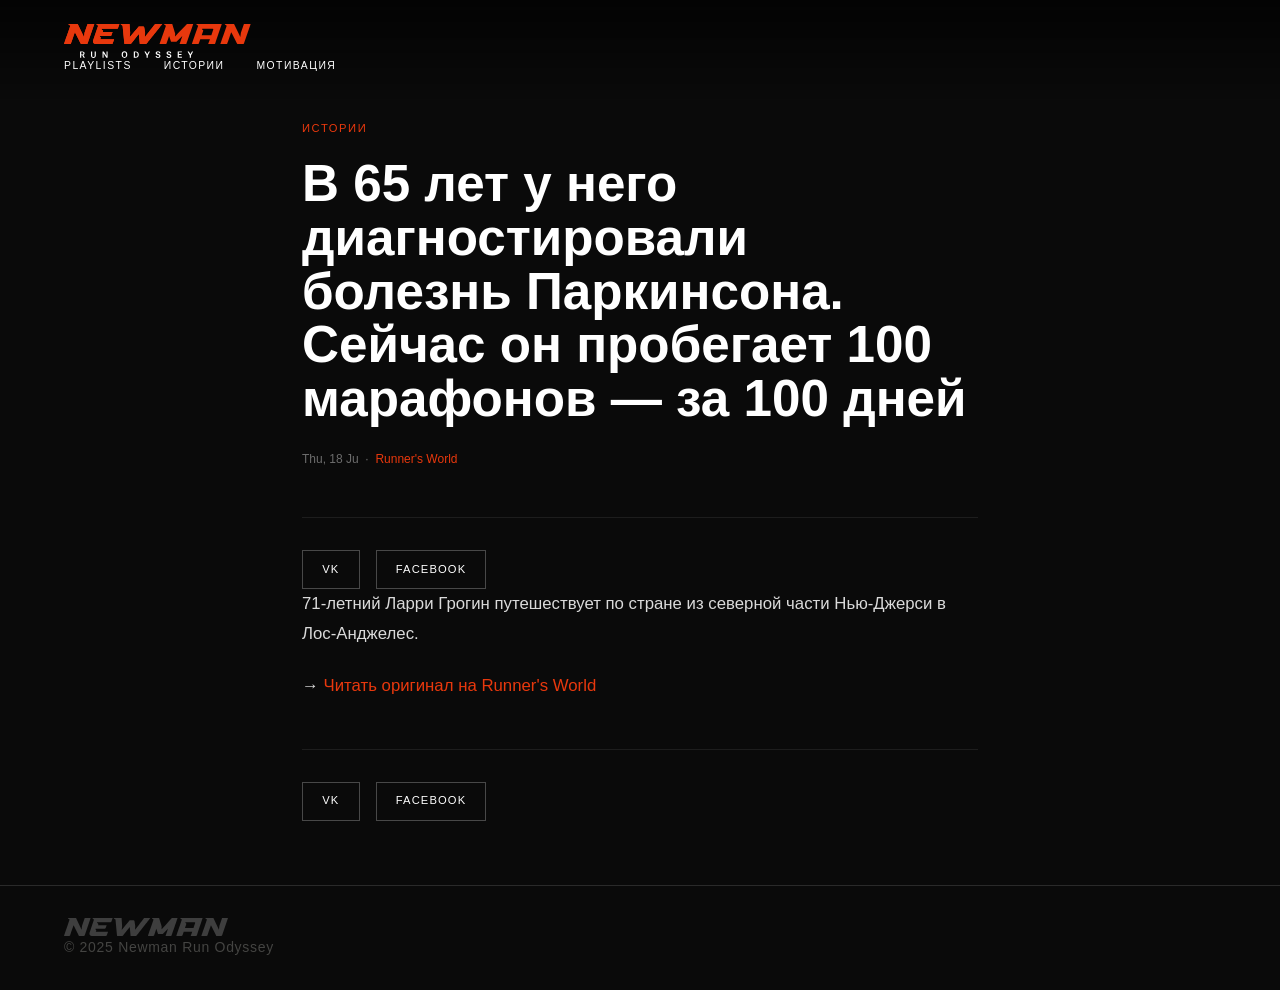
<file: stories/в-65-лет-у-него-диагностировали-болезнь-паркинсона-сейчас-он.html>
<!DOCTYPE html>
<html lang="ru">
<head>
  <meta charset="UTF-8">
  <meta name="viewport" content="width=device-width,initial-scale=1">
  <title>В 65 лет у него диагностировали болезнь Паркинсона. Сейчас он пробегает 100 марафонов — за 100 дней — Newman Run Odyssey</title>
  <link rel="stylesheet" href="../style.css">
  <link rel="preconnect" href="https://api.fontshare.com">
  <link href="https://api.fontshare.com/v2/css?f[]=cabinet-grotesk@800,900&f[]=satoshi@400,500,700&display=swap" rel="stylesheet">
  <style>
    .article-page { max-width: 740px; margin: 0 auto; padding: 120px 2rem 4rem; }
    .article-page .rubric { font-family: var(--font-body); font-size: 0.7rem; letter-spacing: 0.14em; text-transform: uppercase; color: var(--color-accent); margin-bottom: 1.2rem; }
    .article-page h1 { font-family: var(--font-display); font-size: clamp(2rem,5vw,3.2rem); font-weight: 800; line-height: 1.05; color: #fff; margin-bottom: 1.5rem; }
    .article-page .meta { font-family: var(--font-body); font-size: 0.75rem; color: rgba(255,255,255,0.4); margin-bottom: 2.5rem; }
    .article-page .source-link { color: var(--color-accent); text-decoration: none; }
    .article-page .body { font-family: var(--font-body); font-size: 1.05rem; line-height: 1.75; color: rgba(255,255,255,0.85); }
    .article-page .body p { margin-bottom: 1.4em; }
    .share-row { display: flex; gap: 1rem; margin-top: 3rem; padding-top: 2rem; border-top: 1px solid rgba(255,255,255,0.08); }
    .share-btn { font-family: var(--font-body); font-size: 0.7rem; letter-spacing: 0.1em; text-transform: uppercase; padding: 0.6rem 1.2rem; border: 1px solid rgba(255,255,255,0.25); color: #fff; text-decoration: none; transition: border-color 0.2s, color 0.2s; }
    .share-btn:hover { border-color: var(--color-accent); color: var(--color-accent); }
  </style>
</head>
<body>
  <header class="site-header">
    <a href="../index.html" class="logo-link">
      <img src="../logo-header.svg" alt="Newman Run Odyssey" class="logo-svg-header">
    </a>
    <nav class="site-nav">
      <a href="../playlists/">PLAYLISTS</a>
      <a href="../stories/">ИСТОРИИ</a>
      <a href="../motivation/">МОТИВАЦИЯ</a>
    </nav>
  </header>

  <main class="article-page">
    <div class="rubric">ИСТОРИИ</div>
    <h1>В 65 лет у него диагностировали болезнь Паркинсона. Сейчас он пробегает 100 марафонов — за 100 дней</h1>
    <div class="meta">Thu, 18 Ju &nbsp;·&nbsp; <a class="source-link" href="https://www.runnersworld.com/news/a71592643/larry-grogin-100-marathons-in-100-days/" target="_blank" rel="noopener">Runner's World</a></div>

    <div class="share-row">
      <a class="share-btn" href="https://vk.com/share.php?url=https://newman-run-odyssey.pplx.app/stories/в-65-лет-у-него-диагностировали-болезнь-паркинсона-сейчас-он.html" target="_blank">VK</a>
      <a class="share-btn" href="https://www.facebook.com/sharer/sharer.php?u=https://newman-run-odyssey.pplx.app/stories/в-65-лет-у-него-диагностировали-болезнь-паркинсона-сейчас-он.html" target="_blank">Facebook</a>
    </div>

    <div class="body">
      <p>71-летний Ларри Грогин путешествует по стране из северной части Нью-Джерси в Лос-Анджелес.</p>
      <p>→ <a class="source-link" href="https://www.runnersworld.com/news/a71592643/larry-grogin-100-marathons-in-100-days/" target="_blank" rel="noopener">Читать оригинал на Runner's World</a></p>
    </div>

    <div class="share-row">
      <a class="share-btn" href="https://vk.com/share.php?url=https://newman-run-odyssey.pplx.app/stories/в-65-лет-у-него-диагностировали-болезнь-паркинсона-сейчас-он.html" target="_blank">VK</a>
      <a class="share-btn" href="https://www.facebook.com/sharer/sharer.php?u=https://newman-run-odyssey.pplx.app/stories/в-65-лет-у-него-диагностировали-болезнь-паркинсона-сейчас-он.html" target="_blank">Facebook</a>
    </div>
  </main>

  <footer class="site-footer">
    <img src="../logo-footer.svg" alt="Newman Run Odyssey" class="logo-svg-footer">
    <p class="footer-copy">© 2025 Newman Run Odyssey</p>
  </footer>
</body>
</html>
</file>
<file: style.css>
/* ═══════════════════════════════════════════════════
   NEWMAN RUN ODYSSEY — Style
   Base: dark editorial, B&W + orange-red accent
═══════════════════════════════════════════════════ */

:root {
  /* Type scale */
  --text-xs:   clamp(0.75rem,  0.7rem  + 0.25vw, 0.875rem);
  --text-sm:   clamp(0.875rem, 0.8rem  + 0.35vw, 1rem);
  --text-base: clamp(1rem,     0.95rem + 0.25vw, 1.125rem);
  --text-lg:   clamp(1.125rem, 1rem    + 0.75vw, 1.5rem);
  --text-xl:   clamp(1.5rem,   1.2rem  + 1.25vw, 2.25rem);
  --text-2xl:  clamp(2rem,     1.2rem  + 2.5vw,  3.5rem);
  --text-3xl:  clamp(2.5rem,   1rem    + 4vw,    5rem);
  --text-hero: clamp(3.5rem,   1rem    + 8vw,    9rem);

  /* Spacing */
  --sp-1:  0.25rem;
  --sp-2:  0.5rem;
  --sp-3:  0.75rem;
  --sp-4:  1rem;
  --sp-6:  1.5rem;
  --sp-8:  2rem;
  --sp-10: 2.5rem;
  --sp-12: 3rem;
  --sp-16: 4rem;
  --sp-20: 5rem;
  --sp-24: 6rem;

  /* Colors — dark editorial */
  --color-bg:          #0a0a0a;
  --color-surface:     #111111;
  --color-surface-2:   #181818;
  --color-border:      #222222;
  --color-divider:     #2a2a2a;

  --color-text:        #f0efed;
  --color-text-muted:  #888884;
  --color-text-faint:  #444442;

  --color-accent:      #e8380d;     /* red-orange */
  --color-accent-alt:  #ff5c2b;     /* lighter orange accent */

  --color-white:       #ffffff;
  --color-black:       #0a0a0a;

  /* Fonts */
  --font-display: 'Cabinet Grotesk', 'Helvetica Neue', sans-serif;
  --font-body:    'Satoshi', 'Helvetica Neue', sans-serif;

  /* Radius */
  --radius-sm: 0.25rem;
  --radius-md: 0.5rem;

  /* Transition */
  --tr: 200ms cubic-bezier(0.16, 1, 0.3, 1);

  /* Content widths */
  --content: 1280px;
  --gutter:  clamp(var(--sp-6), 5vw, var(--sp-16));
}

/* ── Reset ── */
*, *::before, *::after { box-sizing: border-box; margin: 0; padding: 0; }
html { scroll-behavior: smooth; -webkit-font-smoothing: antialiased; }
body {
  font-family: var(--font-body);
  font-size: var(--text-base);
  color: var(--color-text);
  background: var(--color-bg);
  line-height: 1.6;
  overflow-x: hidden;
}
img, picture, video { display: block; max-width: 100%; height: auto; }
a { color: inherit; text-decoration: none; }
h1,h2,h3,h4 { font-family: var(--font-display); font-weight: 900; line-height: 1.0; text-wrap: balance; }
p { text-wrap: pretty; }
button { cursor: pointer; border: none; background: none; font: inherit; color: inherit; }
::selection { background: var(--color-accent); color: var(--color-white); }
:focus-visible { outline: 2px solid var(--color-accent); outline-offset: 3px; }

/* ════════════════════════════════════════════
   HEADER
════════════════════════════════════════════ */
#playlists, #articles, #motivation {
  scroll-margin-top: 80px;
}

.site-header {
  position: fixed;
  top: 0; left: 0; right: 0;
  z-index: 100;
  padding: var(--sp-6) var(--gutter);
  background: linear-gradient(to bottom, rgba(0,0,0,0.65) 0%, rgba(0,0,0,0) 100%);
}
.header-inner {
  display: flex;
  align-items: center;
  justify-content: space-between;
  max-width: var(--content);
  margin: 0 auto;
}
.logo {
  display: flex;
  align-items: center;
  text-decoration: none;
  transition: opacity var(--tr);
}
.logo:hover { opacity: 0.75; }

.logo-svg-header {
  height: 34px;
  width: auto;
  display: block;
}

.logo-svg-footer {
  height: 18px;
  width: auto;
  display: block;
  opacity: 0.5;
}
.footer-logo:hover .logo-svg-footer { opacity: 0.8; }

.logo-lockup {
  display: flex;
  flex-direction: column;
  align-items: flex-start;
  gap: 0;
  line-height: 1;
}
.logo-wordmark {
  font-family: var(--font-display);
  font-weight: 900;
  font-size: 1.55rem;
  letter-spacing: -0.04em;
  text-transform: uppercase;
  font-style: italic;
  line-height: 0.9;
  color: var(--color-white);
}
.logo-new { color: var(--color-accent); }

.logo-sub {
  display: flex;
  align-items: center;
  gap: 6px;
  margin-top: 3px;
}
.logo-run {
  font-family: var(--font-display);
  font-weight: 900;
  font-size: 0.5rem;
  letter-spacing: 0.32em;
  text-transform: uppercase;
  color: var(--color-accent);
}
.logo-sep {
  width: 14px;
  height: 1px;
  background: #333;
}
.logo-odyssey {
  font-family: var(--font-display);
  font-weight: 900;
  font-size: 0.5rem;
  letter-spacing: 0.32em;
  text-transform: uppercase;
  color: var(--color-white);
}
.site-nav {
  display: flex;
  gap: var(--sp-8);
}
.site-nav a {
  font-family: var(--font-body);
  font-size: 0.65rem;
  font-weight: 500;
  color: var(--color-white);
  letter-spacing: 0.14em;
  text-transform: uppercase;
  transition: color var(--tr);
}
.site-nav a:hover,
.site-nav a.active { color: var(--color-accent); }

/* ════════════════════════════════════════════
   HERO
════════════════════════════════════════════ */
.hero {
  position: relative;
  width: 100%;
  min-height: 100svh;
  display: flex;
  align-items: flex-end;
  overflow: hidden;
}
.hero-image-wrap {
  position: absolute;
  inset: 0;
}
.hero-image {
  width: 100%;
  height: 100%;
  object-fit: cover;
  object-position: center 30%;
  filter: grayscale(100%) contrast(1.1);
}
.hero-overlay {
  position: absolute;
  inset: 0;
  background: linear-gradient(
    to bottom,
    rgba(0,0,0,0.25) 0%,
    rgba(0,0,0,0.05) 25%,
    rgba(0,0,0,0.45) 60%,
    rgba(0,0,0,0.92) 100%
  );
}

.hero-content {
  position: relative;
  z-index: 2;
  padding: clamp(var(--sp-24), 18vh, 11rem) var(--gutter) var(--sp-16);
  max-width: var(--content);
  margin: 0 auto;
  width: 100%;
}
.hero-kicker {
  font-family: var(--font-body);
  font-size: var(--text-xs);
  font-weight: 500;
  letter-spacing: 0.15em;
  text-transform: uppercase;
  color: var(--color-accent);
  margin-bottom: var(--sp-6);
}
.hero-title {
  font-size: var(--text-hero);
  font-weight: 800;
  line-height: 0.9;
  letter-spacing: -0.03em;
  text-transform: uppercase;
  color: var(--color-accent);
  margin-bottom: var(--sp-8);
  max-width: 10ch;
}
.hero-title-sub {
  display: block;
  font-size: clamp(1.6rem, 3vw, 3.5rem);
  letter-spacing: 0.08em;
  opacity: 0.75;
}
.hero-body {
  max-width: 44ch;
  margin-bottom: var(--sp-8);
}
.hero-body p {
  font-size: var(--text-base);
  color: rgba(255,255,255,0.72);
  line-height: 1.65;
  margin-bottom: var(--sp-3);
}
.hero-cta {
  display: inline-block;
  font-family: var(--font-body);
  font-size: var(--text-sm);
  font-weight: 700;
  letter-spacing: 0.1em;
  text-transform: uppercase;
  color: var(--color-white);
  border-bottom: 2px solid var(--color-accent);
  padding-bottom: 2px;
  transition: color var(--tr), border-color var(--tr);
}
.hero-cta:hover { color: var(--color-accent); }

.hero-issue-label {
  position: absolute;
  bottom: var(--sp-8);
  right: var(--gutter);
  z-index: 2;
  display: flex;
  align-items: center;
  gap: var(--sp-3);
  font-family: var(--font-body);
  font-size: var(--text-xs);
  letter-spacing: 0.12em;
  text-transform: uppercase;
  color: rgba(255,255,255,0.4);
}
.divider-dot { color: var(--color-accent); }

/* ════════════════════════════════════════════
   TICKER
════════════════════════════════════════════ */
.ticker {
  background: var(--color-accent);
  overflow: hidden;
  padding: var(--sp-3) 0;
  white-space: nowrap;
}
.ticker-track {
  display: inline-block;
  animation: ticker-scroll 22s linear infinite;
  will-change: transform;
}
.ticker-track span {
  display: inline-block;
  font-family: var(--font-display);
  font-size: var(--text-sm);
  font-weight: 900;
  letter-spacing: 0.1em;
  text-transform: uppercase;
  color: var(--color-white);
  padding: 0 var(--sp-6);
}
.ticker-dot {
  color: rgba(255,255,255,0.55);
  font-size: 0.6em;
  vertical-align: middle;
}
@keyframes ticker-scroll {
  from { transform: translateX(0); }
  to   { transform: translateX(-50%); }
}

/* ════════════════════════════════════════════
   SECTION SHARED
════════════════════════════════════════════ */
.section-label {
  display: block;
  font-family: var(--font-display);
  font-weight: 800;
  font-size: clamp(3.5rem, 7vw, 7rem);
  letter-spacing: -0.04em;
  text-transform: uppercase;
  color: var(--color-accent);
  line-height: 0.9;
  margin-bottom: var(--sp-8);
}

/* ════════════════════════════════════════════
   PLAYLISTS
════════════════════════════════════════════ */
.playlists {
  padding: clamp(var(--sp-16), 8vw, var(--sp-24)) var(--gutter);
  background: var(--color-surface);
}
.section-header {
  max-width: var(--content);
  margin: 0 auto var(--sp-10);
}
.section-title {
  font-size: var(--text-2xl);
  letter-spacing: -0.03em;
  text-transform: uppercase;
  color: var(--color-white);
  line-height: 0.92;
}

.playlists-grid {
  display: grid;
  grid-template-columns: repeat(4, 1fr);
  gap: 1px;
  max-width: var(--content);
  margin: 0 auto;
  background: var(--color-divider);
  border: 1px solid var(--color-divider);
}

.playlist-card {
  display: flex;
  flex-direction: column;
  justify-content: space-between;
  padding: var(--sp-8) var(--sp-8) var(--sp-6);
  min-height: clamp(280px, 35vw, 460px);
  background: var(--color-bg);
  text-decoration: none;
  transition: background var(--tr);
  position: relative;
  overflow: hidden;
}
.playlist-card::after {
  content: '';
  position: absolute;
  top: 0; left: 0;
  width: 3px;
  height: 0;
  background: var(--color-accent);
  transition: height 0.35s cubic-bezier(0.16, 1, 0.3, 1);
  z-index: 3;
}
.playlist-card:hover::after { height: 100%; }
.playlist-card:hover { background: var(--color-surface-2); }

/* Hover image reveal */
.card-hover-img {
  position: absolute;
  inset: 0;
  background-size: cover;
  background-position: center;
  opacity: 0;
  transition: opacity 0.45s cubic-bezier(0.16, 1, 0.3, 1),
              transform 0.55s cubic-bezier(0.16, 1, 0.3, 1);
  transform: scale(1.06);
  z-index: 0;
  filter: grayscale(100%);
}
.card-hover-img::after {
  content: '';
  position: absolute;
  inset: 0;
  background: linear-gradient(
    to top,
    rgba(10,10,10,0.90) 0%,
    rgba(10,10,10,0.55) 50%,
    rgba(10,10,10,0.30) 100%
  );
}
.playlist-card:hover .card-hover-img {
  opacity: 1;
  transform: scale(1);
}
.card-body,
.card-footer {
  position: relative;
  z-index: 2;
}

.card-day {
  font-family: var(--font-body);
  font-size: var(--text-xs);
  font-weight: 700;
  letter-spacing: 0.18em;
  text-transform: uppercase;
  color: var(--color-text-muted);
}

.card-bpm {
  font-family: var(--font-body);
  font-size: var(--text-xs);
  font-weight: 500;
  letter-spacing: 0.12em;
  color: var(--color-accent) !important;
  text-transform: uppercase;
  margin-bottom: var(--sp-2);
}
.card-name {
  font-size: clamp(2rem, 3vw, 3.2rem);
  font-weight: 900;
  letter-spacing: -0.03em;
  text-transform: uppercase;
  color: var(--color-white);
  line-height: 0.88;
  margin-bottom: var(--sp-4);
  word-break: break-word;
  transition: color 0.3s ease;
}
.playlist-card:hover .card-name { color: var(--color-accent); }
.card-genres {
  font-size: var(--text-xs);
  color: var(--color-text-muted);
  line-height: 1.65;
  max-width: 24ch;
  margin-top: var(--sp-3);
}

.card-footer {
  display: flex;
  align-items: center;
  justify-content: space-between;
  margin-top: var(--sp-4);
  padding-top: var(--sp-4);
  border-top: 1px solid var(--color-divider);
}
.card-badge {
  font-family: var(--font-body);
  font-size: var(--text-xs);
  letter-spacing: 0.1em;
  text-transform: uppercase;
  color: var(--color-text-faint);
}
.card-arrow {
  font-size: var(--text-lg);
  color: var(--color-accent);
  transition: transform var(--tr);
}
.playlist-card:hover .card-arrow { transform: translateX(4px); }

/* Card accent variants */
.card-intervals .card-name { color: var(--color-white); }
.card-intervals:hover .card-name { color: var(--color-accent); }

.playlists-note {
  max-width: var(--content);
  margin: var(--sp-8) auto 0;
  padding-top: var(--sp-8);
  border-top: 1px solid var(--color-divider);
}
.playlists-note p {
  font-size: var(--text-sm);
  color: var(--color-text-muted);
  max-width: 64ch;
  line-height: 1.7;
}
.playlists-note strong { color: var(--color-text); font-weight: 700; }

/* ════════════════════════════════════════════
   ARTICLES
════════════════════════════════════════════ */
.articles {
  padding: clamp(var(--sp-16), 8vw, var(--sp-24)) var(--gutter);
  background: var(--color-bg);
}
.articles-header {
  max-width: var(--content);
  margin: 0 auto var(--sp-8);
}

/* ---- STORIES ---- */

/* FEATURED ROW */
.article-hero-row {
  display: grid;
  grid-template-columns: 1fr 1.6fr;
  gap: clamp(var(--sp-8), 4vw, var(--sp-14));
  max-width: var(--content);
  margin: 0 auto var(--sp-10);
  align-items: start;
}

.article-hero-text {
  display: flex;
  flex-direction: column;
  gap: var(--sp-4);
  padding-top: var(--sp-2);
}

.article-hero-title {
  display: flex;
  align-items: flex-start;
  gap: 0.55em;
  font-family: var(--font-display);
  font-size: clamp(1.6rem, 3vw, 2.8rem);
  font-weight: 900;
  letter-spacing: -0.03em;
  text-transform: uppercase;
  color: var(--color-white);
  line-height: 1.0;
  transition: color var(--tr);
}
.article-hero-row:hover .article-hero-title { color: var(--color-accent); }

.article-hero-excerpt {
  font-size: var(--text-sm);
  color: var(--color-text-muted);
  line-height: 1.7;
  text-transform: uppercase;
  letter-spacing: 0.04em;
  font-size: 0.7rem;
  max-width: 38ch;
}

.article-hero-cta {
  display: inline-block;
  font-family: var(--font-body);
  font-size: 0.65rem;
  font-weight: 700;
  letter-spacing: 0.16em;
  text-transform: uppercase;
  color: var(--color-white);
  border: 1px solid rgba(255,255,255,0.25);
  padding: 8px 18px;
  text-decoration: none;
  transition: border-color var(--tr), color var(--tr);
  align-self: flex-start;
  margin-top: var(--sp-2);
}
.article-hero-cta:hover {
  border-color: var(--color-accent);
  color: var(--color-accent);
}

.article-hero-image {
  overflow: hidden;
  aspect-ratio: 3/2;
}
.article-hero-image img {
  width: 100%;
  height: 100%;
  object-fit: cover;
  filter: grayscale(100%) contrast(1.1);
  transition: transform 0.55s cubic-bezier(0.16,1,0.3,1);
}
.article-hero-row:hover .article-hero-image img {
  transform: scale(1.03);
}

/* DIVIDER */
.articles-divider {
  max-width: var(--content);
  margin: 0 auto var(--sp-10);
  height: 1px;
  background: var(--color-divider);
}

/* SECTION ROW: лейбл + сетка */
/* КАРТОЧКИ 3-колонки — на ширину featured */
.articles-grid {
  display: grid;
  grid-template-columns: repeat(3, 1fr);
  gap: var(--sp-6) var(--sp-6);
  max-width: var(--content);
  margin: 0 auto;
}

.article-card { background: transparent; }

.article-link {
  display: block;
  text-decoration: none;
  color: inherit;
}

.article-image-wrap {
  overflow: hidden;
  aspect-ratio: 3/2;
  margin-bottom: var(--sp-4);
  background: var(--color-surface);
}

.article-image-wrap img {
  width: 100%;
  height: 100%;
  object-fit: cover;
  filter: grayscale(100%) contrast(1.1);
  transition: transform 0.5s cubic-bezier(0.16, 1, 0.3, 1);
}
.article-card:hover .article-image-wrap img { transform: scale(1.05); }

.article-content {
  display: flex;
  flex-direction: column;
  gap: var(--sp-3);
  padding: 0;
}

.article-date {
  font-family: var(--font-body);
  font-size: 0.65rem;
  font-weight: 500;
  letter-spacing: 0.1em;
  text-transform: uppercase;
  color: var(--color-text-faint);
  transition: color var(--tr);
}
.article-card:hover .article-date,
.article-hero-row:hover .article-date { color: var(--color-accent); }

.article-title {
  display: flex;
  align-items: flex-start;
  gap: 0.55em;
  font-family: var(--font-display);
  font-size: clamp(0.95rem, 1.4vw, 1.2rem);
  font-weight: 900;
  letter-spacing: -0.01em;
  color: var(--color-white);
  line-height: 1.1;
  text-transform: uppercase;
  transition: color var(--tr);
}
.article-card:hover .article-title { color: var(--color-accent); }

.article-arrow {
  display: inline-block;
  flex-shrink: 0;
  margin-top: 0.12em;
  transition: transform 0.2s ease;
}
.article-card:hover .article-arrow,
.article-hero-row:hover .article-arrow { transform: translateX(5px); }

.article-rubric {
  font-family: var(--font-body);
  font-size: 0.58rem;
  font-weight: 700;
  letter-spacing: 0.18em;
  text-transform: uppercase;
  color: var(--color-text-faint);
  margin-top: var(--sp-1);
}

/* LOAD MORE */
.articles-load-more {
  max-width: var(--content);
  margin: clamp(var(--sp-10), 5vw, var(--sp-16)) auto 0;
  display: flex;
  justify-content: center;
}

.load-more-btn {
  font-family: var(--font-body);
  font-size: 0.65rem;
  font-weight: 700;
  letter-spacing: 0.2em;
  text-transform: uppercase;
  color: var(--color-white);
  background: transparent;
  border: 1px solid rgba(255,255,255,0.3);
  padding: 14px 40px;
  cursor: pointer;
  transition: border-color var(--tr), color var(--tr);
}
.load-more-btn:hover {
  border-color: var(--color-accent);
  color: var(--color-accent);
}

/* ════════════════════════════════════════════
   PHOTO BAND
════════════════════════════════════════════ */
.photo-band {
  display: grid;
  grid-template-columns: 1fr 1fr;
  min-height: clamp(300px, 40vw, 520px);
}
.photo-band-image {
  overflow: hidden;
  position: relative;
}
.photo-band-image img {
  width: 100%;
  height: 100%;
  object-fit: cover;
  filter: grayscale(100%) contrast(1.15);
}
.photo-band-text {
  background: var(--color-accent);
  display: flex;
  flex-direction: column;
  justify-content: center;
  padding: var(--sp-12) var(--gutter);
}
.photo-band-label {
  display: block;
  font-family: var(--font-body);
  font-size: var(--text-xs);
  font-weight: 700;
  letter-spacing: 0.2em;
  text-transform: uppercase;
  color: rgba(255,255,255,0.65);
  margin-bottom: var(--sp-6);
}
.photo-band-quote {
  font-family: var(--font-display);
  font-size: clamp(1.5rem, 2.5vw, 2.5rem);
  font-weight: 900;
  line-height: 1.15;
  color: var(--color-white);
  letter-spacing: -0.02em;
  max-width: 26ch;
  margin-bottom: var(--sp-6);
}
.photo-band-author {
  font-family: var(--font-body);
  font-size: var(--text-sm);
  font-weight: 500;
  letter-spacing: 0.08em;
  color: rgba(255,255,255,0.55);
  text-transform: uppercase;
}

/* ════════════════════════════════════════════
   ABOUT
════════════════════════════════════════════ */
.about {
  padding: clamp(var(--sp-16), 8vw, var(--sp-24)) var(--gutter);
  background: var(--color-surface);
  border-top: 1px solid var(--color-divider);
}
.about-inner {
  display: grid;
  grid-template-columns: 200px 1fr;
  gap: var(--sp-12);
  max-width: var(--content);
  margin: 0 auto;
  align-items: start;
}
.about-label-col {
  display: flex;
  flex-direction: column;
  gap: var(--sp-6);
  padding-top: var(--sp-2);
}
.about-accent-block {
  width: 48px;
  height: 4px;
  background: var(--color-accent);
}
.about-title {
  font-size: var(--text-2xl);
  font-weight: 900;
  letter-spacing: -0.03em;
  color: var(--color-white);
  line-height: 1.05;
  margin-bottom: var(--sp-8);
}
.about-body {
  display: flex;
  flex-direction: column;
  gap: var(--sp-4);
  margin-bottom: var(--sp-10);
}
.about-body p {
  font-size: var(--text-base);
  color: var(--color-text-muted);
  line-height: 1.72;
  max-width: 58ch;
}
.about-stats {
  display: flex;
  gap: var(--sp-10);
}
.stat {
  display: flex;
  flex-direction: column;
  gap: var(--sp-1);
}
.stat-num {
  font-family: var(--font-display);
  font-size: var(--text-3xl);
  font-weight: 900;
  letter-spacing: -0.04em;
  color: var(--color-accent);
  line-height: 1;
}
.stat-label {
  font-size: var(--text-xs);
  letter-spacing: 0.1em;
  text-transform: uppercase;
  color: var(--color-text-faint);
}

/* ════════════════════════════════════════════
   FOOTER
════════════════════════════════════════════ */
.site-footer {
  background: var(--color-black);
  border-top: 1px solid var(--color-divider);
  padding: var(--sp-8) var(--gutter);
}
.footer-inner {
  max-width: var(--content);
  margin: 0 auto;
  display: flex;
  align-items: center;
  justify-content: space-between;
  flex-wrap: wrap;
  gap: var(--sp-4);
}
.footer-logo {
  display: flex;
  align-items: center;
  gap: var(--sp-3);
  font-family: var(--font-display);
  font-size: var(--text-sm);
  font-weight: 900;
  letter-spacing: 0.05em;
  text-transform: uppercase;
  color: var(--color-white);
}
.footer-links {
  display: flex;
  gap: var(--sp-6);
}
.footer-soon {
  font-size: var(--text-xs);
  letter-spacing: 0.08em;
  text-transform: uppercase;
  color: var(--color-text-faint);
}
.footer-soon em {
  font-style: normal;
  color: var(--color-text-faint);
  opacity: 0.6;
}
.footer-copy {
  font-size: var(--text-xs);
  color: var(--color-text-faint);
  letter-spacing: 0.05em;
}

/* ════════════════════════════════════════════
   RESPONSIVE
════════════════════════════════════════════ */
@media (max-width: 1100px) {
  .playlists-grid { grid-template-columns: repeat(2, 1fr); }
  
  
}

@media (max-width: 768px) {
  .hero-title { max-width: none; }

  .playlists-grid { grid-template-columns: 1fr 1fr; }
  .playlist-card  { min-height: 220px; padding: var(--sp-4); }
  .card-name      { font-size: clamp(1.8rem, 6vw, 2.8rem); }

  
  

  .photo-band { grid-template-columns: 1fr; }
  .photo-band-image { aspect-ratio: 16/7; }

  .about-inner { grid-template-columns: 1fr; gap: var(--sp-6); }
  .about-label-col { flex-direction: row; align-items: center; gap: var(--sp-4); }
  .about-stats { gap: var(--sp-6); flex-wrap: wrap; }

  .footer-inner { flex-direction: column; align-items: flex-start; gap: var(--sp-3); }

  .site-nav { gap: var(--sp-4); }
}

@media (max-width: 480px) {
  .playlists-grid { grid-template-columns: 1fr; }
  .about-stats { gap: var(--sp-6); }
}
</file>
